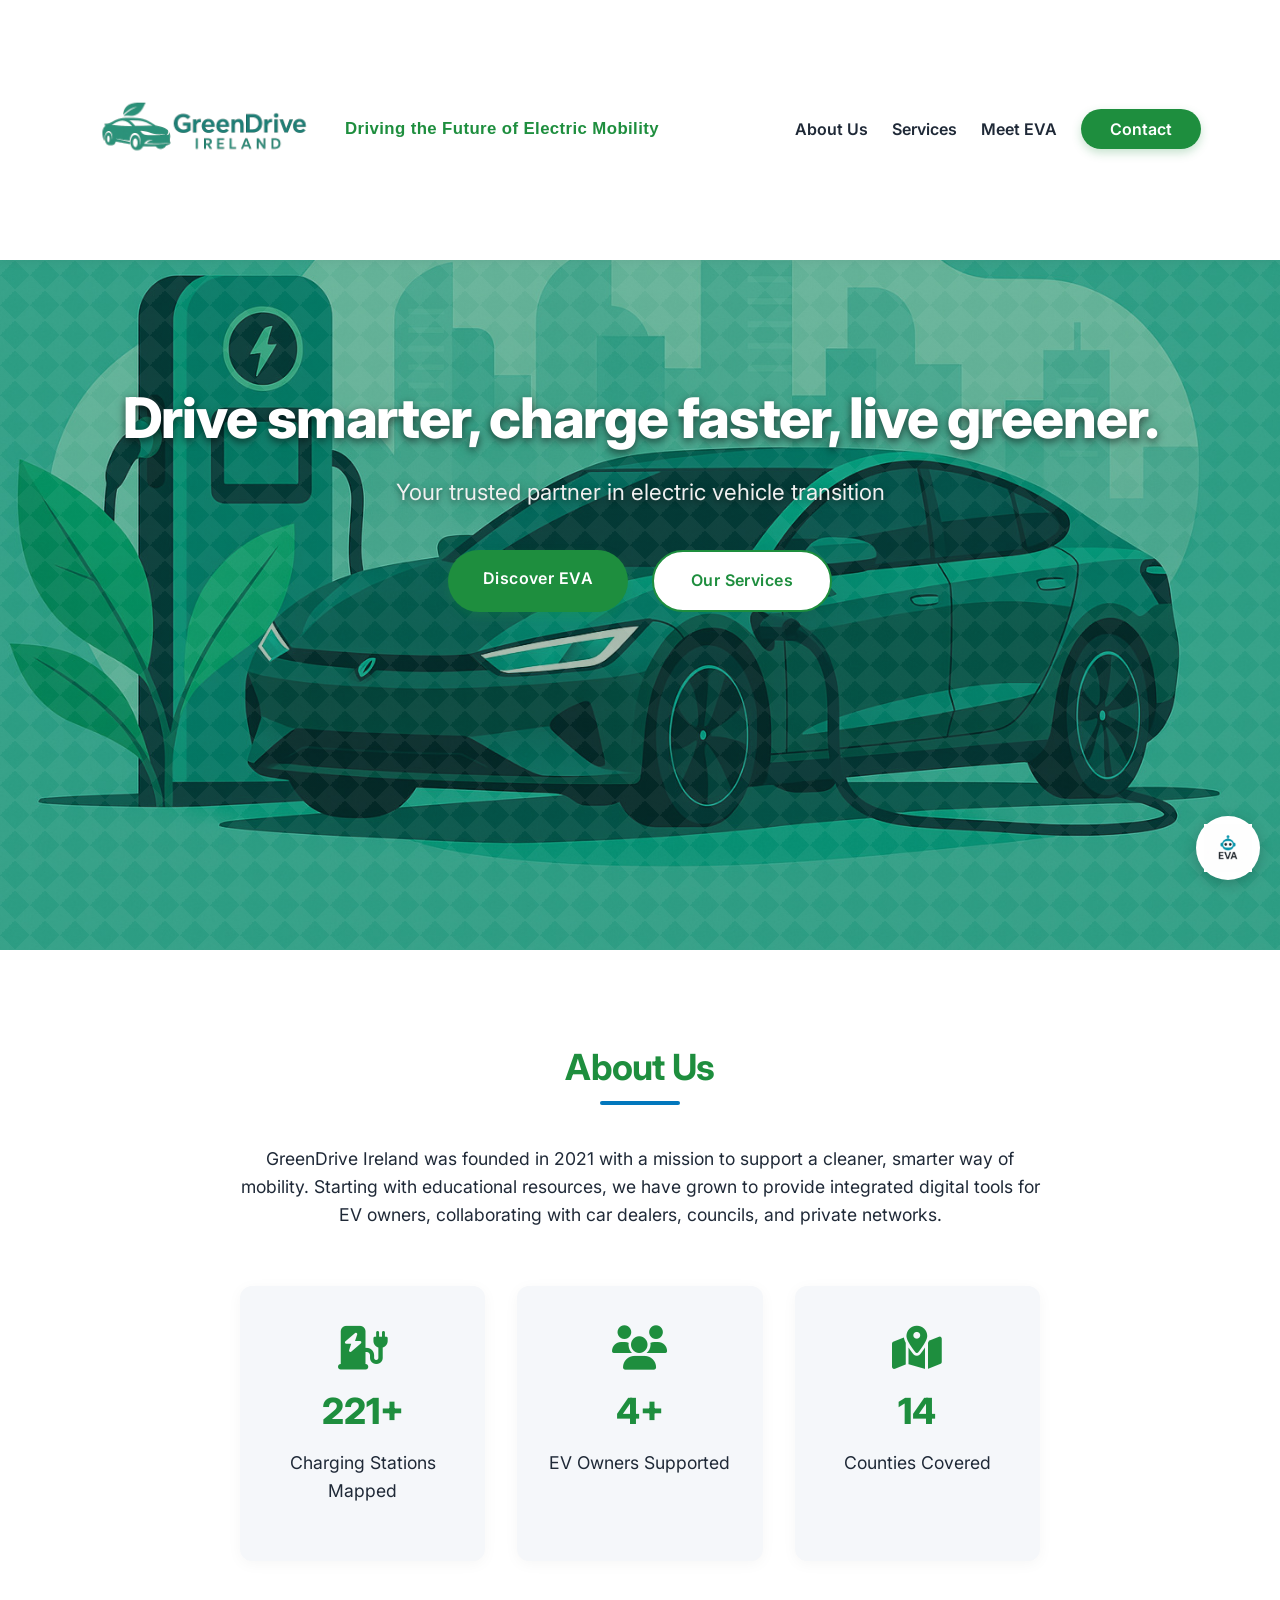
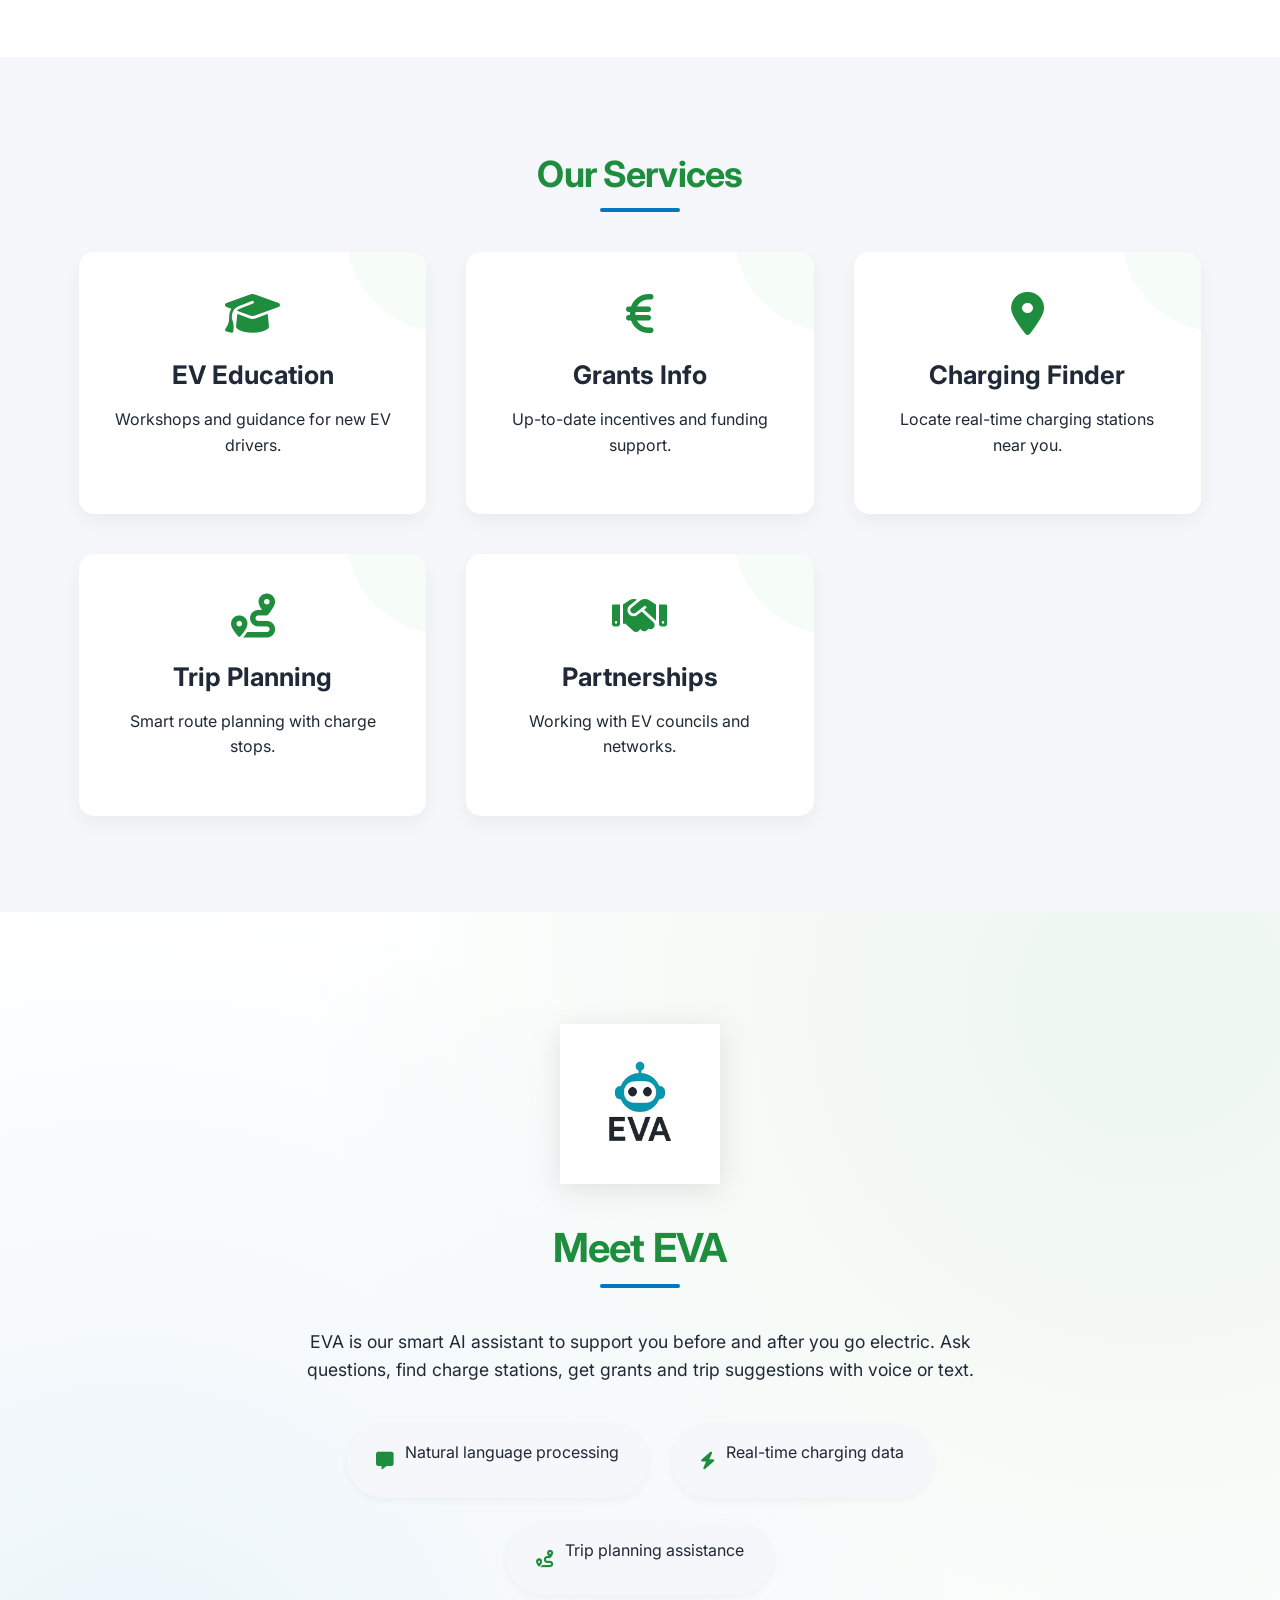
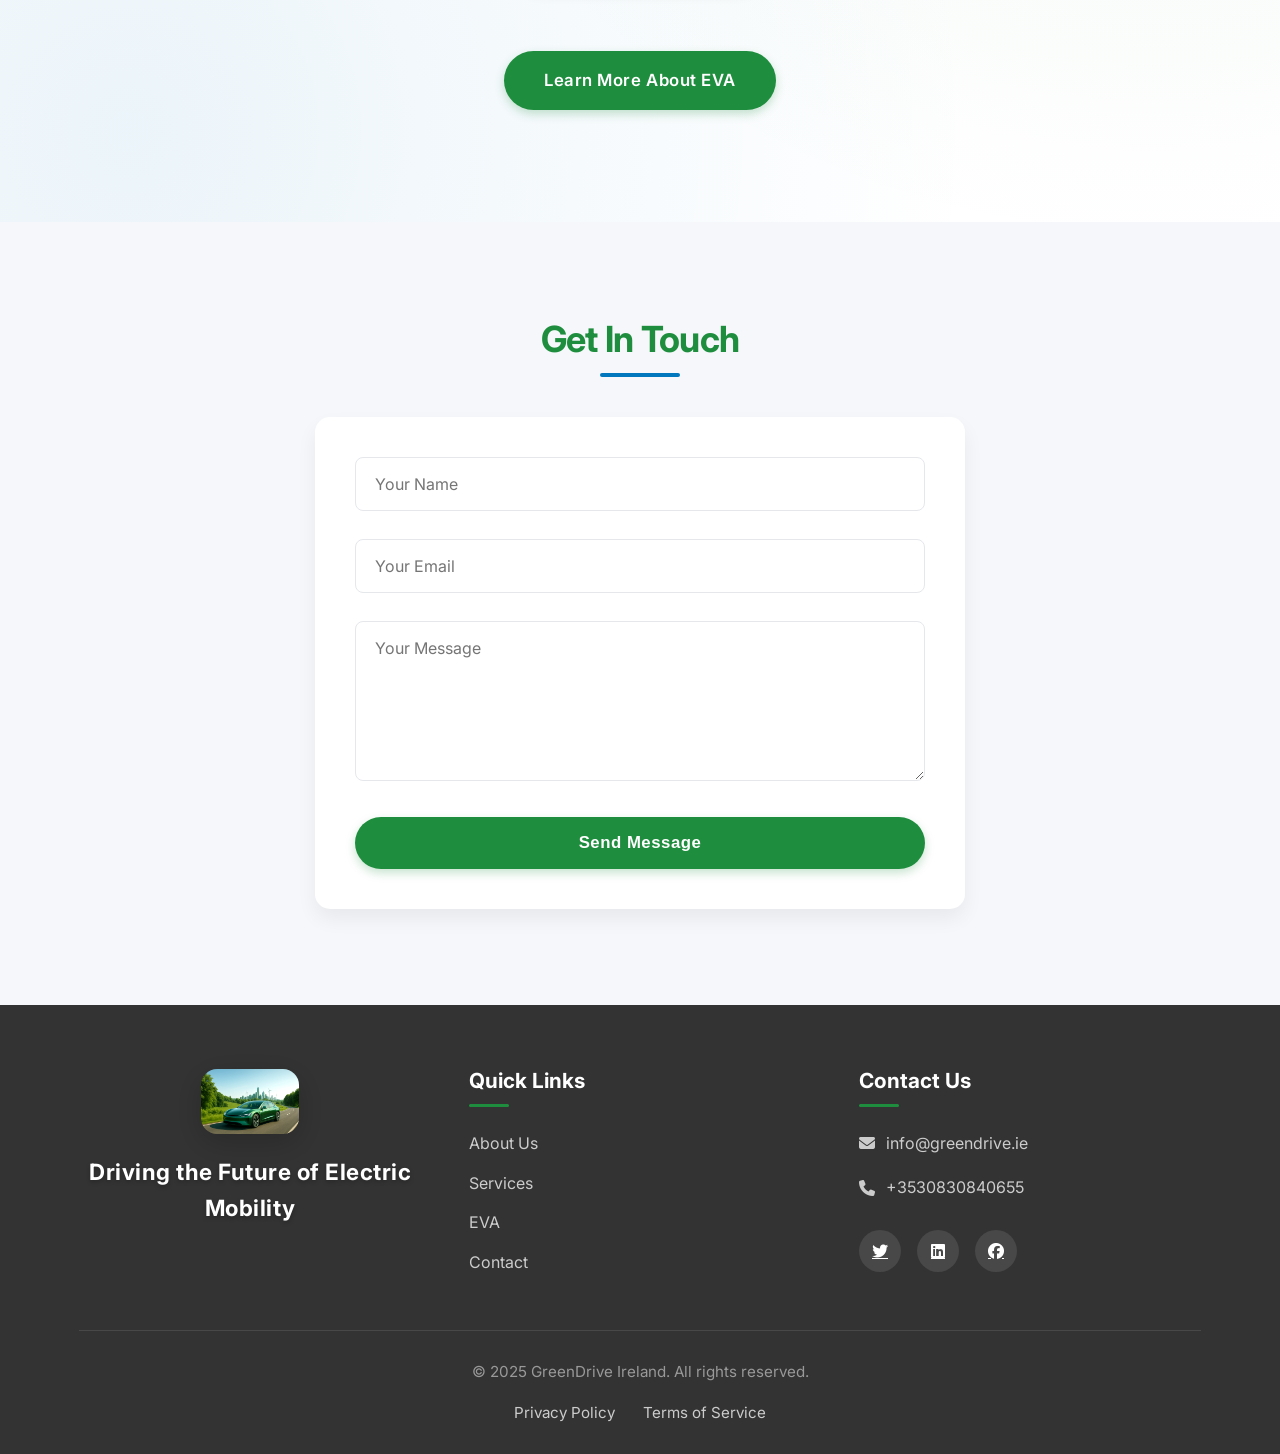
<file: frontend/index.html>
<!DOCTYPE html>
<html lang="en">
<head>
  <meta charset="UTF-8">
  <meta name="viewport" content="width=device-width, initial-scale=1.0">
  <title>GreenDrive Ireland | Electric Mobility Solutions</title>
  <link rel="stylesheet" href="https://cdnjs.cloudflare.com/ajax/libs/font-awesome/6.4.0/css/all.min.css">
  <link href="https://fonts.googleapis.com/css2?family=Inter:wght@400;500;600;700&display=swap" rel="stylesheet">
  <link rel="stylesheet" href="./style.css">
</head>
<body>
  <header class="header">
    <div class="container">
      <div class="logo-container">
        <img src="assets/greendrive_logo.png" alt="GreenDrive Ireland Logo" class="logo">
        <div class="title-container">
          <p>Driving the Future of Electric Mobility</p>
        </div>
      </div>
      <button class="menu-toggle" aria-label="Toggle navigation">
        <span></span>
        <span></span>
        <span></span>
      </button>
      <nav class="main-nav">
        <ul>
          <li><a href="#about">About Us</a></li>
          <li><a href="#services">Services</a></li>
          <li><a href="#eva">Meet EVA</a></li>
          <li><a href="#contact" class="nav-cta">Contact</a></li>
        </ul>
      </nav>
    </div>
  </header>

  <main>
    <section class="hero">
      <div class="container">
        <h2 class="hero-title">Drive smarter, charge faster, live greener.</h2>
        <p class="hero-subtitle">Your trusted partner in electric vehicle transition</p>
        <div class="hero-buttons">
          <a href="#eva" class="btn btn-primary">Discover EVA</a>
          <a href="#services" class="btn btn-secondary">Our Services</a> 
        </div>
      </div>
    </section>

    <section id="about" class="section about">
      <div class="container">
        <h2 class="section-title">About Us</h2>
        <div class="about-content">
          <p>GreenDrive Ireland was founded in 2021 with a mission to support a cleaner, smarter way of mobility. Starting with educational resources, we have grown to provide integrated digital tools for EV owners, collaborating with car dealers, councils, and private networks.</p>
          <div class="stats-grid">
            <div class="stat-card">
              <i class="fas fa-charging-station"></i>
              <h3>500+</h3>
              <p>Charging Stations Mapped</p>
            </div>
            <div class="stat-card">
              <i class="fas fa-users"></i>
              <h3>10,000+</h3>
              <p>EV Owners Supported</p>
            </div>
            <div class="stat-card">
              <i class="fas fa-map-marked-alt"></i>
              <h3>32</h3>
              <p>Counties Covered</p>
            </div>
          </div>
        </div>
      </div>
    </section>

    <section id="services" class="section services">
      <div class="container">
        <h2 class="section-title">Our Services</h2>
        <div class="services-grid">
          <div class="service-card">
            <i class="fas fa-graduation-cap"></i>
            <h3>EV Education</h3>
            <p>Workshops and guidance for new EV drivers.</p>
          </div>
          <div class="service-card">
            <i class="fas fa-euro-sign"></i>
            <h3>Grants Info</h3>
            <p>Up-to-date incentives and funding support.</p>
          </div>
          <div class="service-card">
            <i class="fas fa-map-marker-alt"></i>
            <h3>Charging Finder</h3>
            <p>Locate real-time charging stations near you.</p>
          </div>
          <div class="service-card">
            <i class="fas fa-route"></i>
            <h3>Trip Planning</h3>
            <p>Smart route planning with charge stops.</p>
          </div>
          <div class="service-card">
            <i class="fas fa-handshake"></i>
            <h3>Partnerships</h3>
            <p>Working with EV councils and networks.</p>
          </div>
        </div>
      </div>
    </section>

    <section id="eva" class="section eva">
      <div class="container">
        <div class="eva-content">
          <img src="assets/eva-logo.png" alt="EVA AI Assistant" class="eva-logo">
          <h2 class="section-title">Meet EVA</h2>
          <p>EVA is our smart AI assistant to support you before and after you go electric. Ask questions, find charge stations, get grants and trip suggestions with voice or text.</p>
          <div class="eva-features">
            <div class="feature">
              <i class="fas fa-comment-alt"></i>
              <p>Natural language processing</p>
            </div>
            <div class="feature">
              <i class="fas fa-bolt"></i>
              <p>Real-time charging data</p>
            </div>
            <div class="feature">
              <i class="fas fa-route"></i>
              <p>Trip planning assistance</p>
            </div>
          </div>
          
          <a href="javascript:void(0);" class="btn btn-primary" id="eva-faq-toggle">Learn More About EVA</a>

<div id="eva-faqs" class="faq-section">
  <div class="faq-container">
    <div class="faq">
      <button class="faq-question">
        Who is EVA for?
        <span class="faq-icon">+</span>
      </button>
      <div class="faq-answer">
        EVA is perfect for both new and experienced electric vehicle (EV) drivers who want smarter, easier travel.
      </div>
    </div>
    <div class="faq">
      <button class="faq-question">
        What can EVA do for me?
        <span class="faq-icon">+</span>
      </button>
      <div class="faq-answer">
        EVA helps you plan trips, locate charging stations, and discover available grants — all in one place!
      </div>
    </div>
    <div class="faq">
      <button class="faq-question">
        Is EVA free to use?
        <span class="faq-icon">+</span>
      </button>
      <div class="faq-answer">
        Yes! EVA is completely free for all registered GreenDrive Ireland users.
      </div>
    </div>
    <div class="faq">
      <button class="faq-question">
        How do I talk to EVA?
        <span class="faq-icon">+</span>
      </button>
      <div class="faq-answer">
        You can speak or type — just like chatting with a smart friend who knows EVs.
      </div>
    </div>
    <div class="faq">
      <button class="faq-question">
        Can EVA recommend fast chargers nearby?
        <span class="faq-icon">+</span>
      </button>
      <div class="faq-answer">
        Absolutely. EVA can show you the nearest fast-charging points with estimated wait times and costs.
      </div>
    </div>
  </div>
</div>
    </section>

    <section id="contact" class="section contact">
      <div class="container">
        <h2 class="section-title">Get In Touch</h2>
        <form class="contact-form">
          <div class="form-group">
            <input type="text" placeholder="Your Name" required>
          </div>
          <div class="form-group">
            <input type="email" placeholder="Your Email" required>
          </div>
          <div class="form-group">
            <textarea placeholder="Your Message" rows="5" required></textarea>
          </div>
          <button type="submit" class="btn btn-primary">Send Message</button>
        </form>
      </div>
    </section>
  </main>

  <footer class="footer">
    <div class="container">
      <div class="footer-content">
        <div class="footer-logo">
          <img src="assets/footer-banner.png" alt="GreenDrive Visual" class="footer-banner-img">
          <p class="footer-tagline">Driving the Future of Electric Mobility</p>
        </div>        
        <div class="footer-links">
          <h3>Quick Links</h3>
          <ul>
            <li><a href="#about">About Us</a></li>
            <li><a href="#services">Services</a></li>
            <li><a href="#eva">EVA</a></li>
            <li><a href="#contact">Contact</a></li>
          </ul>
        </div>
        <div class="footer-contact">
          <h3>Contact Us</h3>
          <p><i class="fas fa-envelope"></i> info@greendrive.ie</p>
          <p><i class="fas fa-phone"></i> +3530830840655</p>
          <div class="social-links">
            <a href="#"><i class="fab fa-twitter"></i></a>
            <a href="#"><i class="fab fa-linkedin"></i></a>
            <a href="#"><i class="fab fa-facebook"></i></a>
          </div>
        </div>
      </div>
      <div class="footer-bottom">
        <p>&copy; 2025 GreenDrive Ireland. All rights reserved.</p>
        <div class="legal-links">
          <a href="#">Privacy Policy</a>
          <a href="#">Terms of Service</a>
        </div>
      </div>
    </div>
  </footer>

  <button class="scroll-top" aria-label="Scroll to top">
    <i class="fas fa-arrow-up"></i>
  </button>

  <script src="script.js"></script>
  <script>
    document.addEventListener('DOMContentLoaded', function () {
      const faqToggle = document.getElementById('eva-faq-toggle');
      const faqSection = document.getElementById('eva-faqs');
  
      if (faqToggle && faqSection) {
        faqToggle.addEventListener('click', function (e) {
          e.preventDefault();
          faqSection.classList.toggle('visible');
  
          if (faqSection.classList.contains('visible')) {
            faqSection.scrollIntoView({ behavior: 'smooth', block: 'start' });
          }
        });
      }
  
      // Acordeón
      const allFaqs = document.querySelectorAll('.faq');
  
      allFaqs.forEach(faq => {
        const btn = faq.querySelector('.faq-question');
  
        btn.addEventListener('click', () => {
          allFaqs.forEach(f => {
            if (f !== faq) f.classList.remove('open');
          });
  
          faq.classList.toggle('open');
        });
      });
    });
  </script> 
  <!-- EVA Chatbot Widget -->
  <div id="eva-widget">
  <button id="eva-toggle-btn" class="chatbot-toggle">
    <img src="eva-chatbot/assets/eva-bot-logo.png" alt="Chat EVA" />
  </button>

  <div id="eva-chat-window">
    <iframe src="eva-chatbot/index.html" frameborder="0"></iframe>
    <button id="eva-close-btn">×</button>
  </div>
</div>
<script>
  const evaToggleBtn = document.getElementById("eva-toggle-btn");
  const evaChatWindow = document.getElementById("eva-chat-window");
  const evaCloseBtn = document.getElementById("eva-close-btn");

  evaToggleBtn.addEventListener("click", () => {
    evaChatWindow.style.display = "block";
  });

  evaCloseBtn.addEventListener("click", () => {
    evaChatWindow.style.display = "none";
  });
</script>
</body>
</html>
</file>
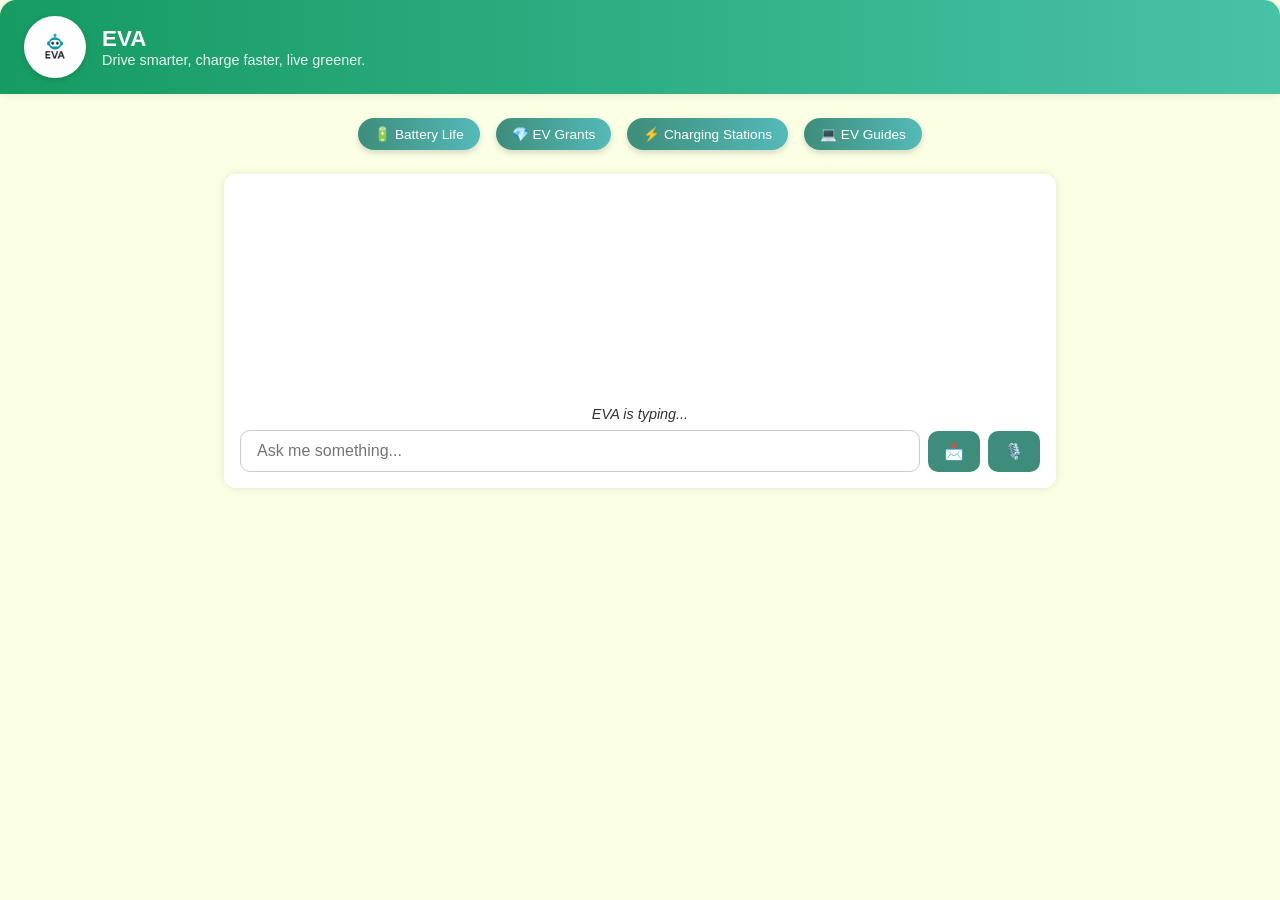
<file: frontend/eva-chatbot/index.html>
<!DOCTYPE html>
<html lang="en">
<head>
  <meta charset="UTF-8" />
  <meta name="viewport" content="width=device-width, initial-scale=1.0" />
  <title>EVA - Electric Vehicle Assistant</title>
  <link rel="stylesheet" href="./styles.css" />
  <link rel="icon" href="assets/eva-bot-logo.png" type="image/png" />
</head>
<body>
  <header class="eva-chat-header">
    <img src="assets/eva-bot-logo.png" alt="EVA Logo" class="logo" />
    <div class="eva-chat-title">
      <h1 class="title">EVA</h1>
      <p class="subtitle">Drive smarter, charge faster, live greener.</p>
    </div>
  </header>

  <main>
    <div class="button-group">
      <button id="battery-btn">🔋 Battery Life</button>
      <button id="grants-btn">💎 EV Grants</button>
      <button id="stations-btn">⚡ Charging Stations</button>
      <button id="guides-btn">💻 EV Guides</button>
    </div>

    <!-- FAQ container -->
    <div id="faq-container" style="display: none;" class="faq-section">
      <h2>EV FAQs</h2>

      <div class="faq-item">
        <div class="faq-question">1. What is an electric vehicle (EV)?</div>
        <div class="faq-answer">An EV is a vehicle that runs fully or partially on electric power instead of gasoline.</div>
      </div>

      <div class="faq-item">
        <div class="faq-question">2. How long does it take to charge an EV?</div>
        <div class="faq-answer">Charging time varies between 30 minutes to 8 hours depending on the charger type and battery size.</div>
      </div>

      <div class="faq-item">
        <div class="faq-question">3. How much does it cost to charge an EV?</div>
        <div class="faq-answer">It usually costs between €5 and €15 depending on battery size and charging station.</div>
      </div>

      <div class="faq-item">
        <div class="faq-question">4. What are the common connector types?</div>
        <div class="faq-answer">Common connectors include CCS, CHAdeMO, and Type 2 for AC charging.</div>
      </div>

      <div class="faq-item">
        <div class="faq-question">5. Can I charge my EV at home?</div>
        <div class="faq-answer">Yes, using a standard outlet or a faster home charger.</div>
      </div>

      <div class="faq-item">
        <div class="faq-question">6. Are there government grants for EVs?</div>
        <div class="faq-answer">Yes, in Ireland there are SEAI grants and tax incentives for EV purchases and home chargers.</div>
      </div>

      <div class="faq-item">
        <div class="faq-question">7. How far can an EV travel on a full charge?</div>
        <div class="faq-answer">It ranges from 150 km to over 500 km depending on the EV model.</div>
      </div>

      <div class="faq-item">
        <div class="faq-question">8. Can I use Google Maps for EV stations?</div>
        <div class="faq-answer">Yes, Google Maps shows nearby charging stations with live availability for many networks.</div>
      </div>

      <div class="faq-item">
        <div class="faq-question">9. What is regenerative braking?</div>
        <div class="faq-answer">It's a system that recovers energy when braking and sends it back to the battery.</div>
      </div>

      <div class="faq-item">
        <div class="faq-question">10. Do EVs require less maintenance?</div>
        <div class="faq-answer">Yes. EVs have fewer moving parts and no oil changes, so they require less maintenance overall.</div>
      </div>
    </div>

    <div id="chat-container">
      <!-- Botón dentro del contenedor para cerrarlo -->
      <div id="chat-box"></div>
      <p id="typing-indicator" class="typing">EVA is typing...</p>
      <div class="input-container">
        <input type="text" id="user-input" placeholder="Ask me something..." />
        <button id="send-btn">📩</button>
        <button id="voice-btn" title="Speak">🎙️</button>
      </div>
    </div>
  </main>

  <script src="./script.js"></script>
</body>
</html>
</file>
<file: frontend/style.css>
/* ===== RESET & BASE STYLES ===== */
:root {
  /* Paleta de colores mejorada con mejor contraste */
  --primary-green: #1e8e3e;     /* Verde principal más vibrante */
  --dark-green: #0d652d;        /* Verde oscuro para hover */
  --light-green: #a7e3b4;       /* Verde claro con más luminosidad */
  --accent-blue: #0277bd;       /* Azul acento más profundo */
  --white: #ffffff;
  --light-gray: #f5f7fa;        /* Gris claro más fresco */
  --mid-gray: #e0e5ec;          /* Gris medio para detalles */
  --dark-gray: #333333;
  --text-color: #1f2937;        /* Color de texto ligeramente más oscuro para mejor contraste */
  --box-shadow: 0 6px 12px rgba(0, 0, 0, 0.08);  /* Sombra más sutil */
  --card-shadow: 0 10px 20px rgba(0, 0, 0, 0.06); /* Sombra para tarjetas */
  --transition: all 0.3s ease;
}

* {
  margin: 0;
  padding: 0;
  box-sizing: border-box;
}

body {
  font-family: 'Inter', sans-serif;
  line-height: 1.6;
  color: var(--text-color);
  background-color: var(--white);
  overflow-x: hidden;
}

.container {
  width: 90%;
  max-width: 1200px;
  margin: 0 auto;
  padding: 0 15px;
}

img {
  max-width: 100%;
  height: auto;
}

/* ===== TYPOGRAPHY ===== */
h1, h2, h3, h4 {
  font-weight: 700;
  line-height: 1.2;
  margin-bottom: 1rem;
}

p {
  margin-bottom: 1rem;
}

.section-title {
  font-size: 2.25rem;  /* Título ligeramente más grande */
  color: var(--primary-green);
  text-align: center;
  margin-bottom: 2.5rem;
  position: relative;
  letter-spacing: -0.02em;  /* Espaciado de letras más ajustado */
}

.section-title::after {
  content: '';
  display: block;
  width: 80px;
  height: 4px;
  background: var(--accent-blue);
  margin: 0.75rem auto 0;  /* Pequeño ajuste del espaciado */
  border-radius: 2px;  /* Bordes redondeados en la línea */
}

/* ===== BUTTONS ===== */
.btn {
  display: inline-block;
  padding: 0.9rem 2rem;  /* Botones ligeramente más grandes */
  border-radius: 50px;
  font-weight: 600;
  text-decoration: none;
  transition: var(--transition);
  text-align: center;
  border: none;
  cursor: pointer;
  letter-spacing: 0.03em;  /* Ligero espaciado de letras */
}

.btn-primary {
  background-color: var(--primary-green);
  color: var(--white);
  box-shadow: 0 4px 10px rgba(30, 142, 62, 0.25);  /* Sombra del color primario */
}

.btn-primary:hover {
  background-color: var(--dark-green);
  transform: translateY(-2px);
  box-shadow: 0 6px 12px rgba(30, 142, 62, 0.35);  /* Sombra más fuerte en hover */
}

.btn-secondary {
  background-color: var(--white);
  color: var(--primary-green);
  border: 2px solid var(--primary-green);
}

.btn-secondary:hover {
  background-color: var(--primary-green);
  color: var(--white);
  transform: translateY(-2px);
  box-shadow: var(--box-shadow);
}

/* ===== HEADER ===== */
.header {
  background-color: var(--white);
  box-shadow: 0 2px 10px rgba(0, 0, 0, 0.06);
  position: fixed;
  width: 100%;
  top: 0;
  z-index: 1000;
  padding: 0.3rem 0; /* ⬅️ antes era 1rem */
}


.header .container {
  display: flex;
  justify-content: space-between;
  align-items: center;
}

.logo-container {
  display: flex;
  align-items: center;
  gap: 1rem;
}

.logo {
  height: 250px;  /* Logo más grande */
  width: auto;
  transition: var(--transition);
}

.logo:hover {
  transform: scale(1.05);  /* Ligero efecto de escala en hover */
}

.title-container h1 {
  font-size: 1.7rem;  /* Título de empresa más grande */
  margin-bottom: 0.2rem;
  color: var(--primary-green);
  font-weight: 700;  /* Un poco más bold */
}

.title-container p {
  font-family: 'Poppins', sans-serif;
  font-size: 1.05rem;
  color: var(--primary-green);
  font-weight: 600;
  margin-bottom: 0;
  letter-spacing: 0.4px;
  opacity: 1;
}

.menu-toggle {
  display: none;
  background: none;
  border: none;
  cursor: pointer;
  padding: 0.5rem;
  z-index: 1001;
}

.menu-toggle span {
  display: block;
  width: 25px;
  height: 3px;
  background-color: var(--primary-green);
  margin: 4px 0;
  transition: var(--transition);
}

.main-nav ul {
  display: flex;
  list-style: none;
  gap: 1.5rem;
}

.main-nav a {
  text-decoration: none;
  color: var(--text-color);
  font-weight: 600;
  transition: var(--transition);
  padding: 0.5rem 0;
  position: relative;
}

.main-nav a:hover {
  color: var(--primary-green);
}

.main-nav a::after {
  content: '';
  position: absolute;
  bottom: 0;
  left: 0;
  width: 0;
  height: 2px;
  background-color: var(--primary-green);
  transition: var(--transition);
}

.main-nav a:hover::after {
  width: 100%;
}

.nav-cta {
  background-color: var(--primary-green);
  color: var(--white) !important;
  padding: 0.6rem 1.8rem !important;  /* Botón CTA más grande */
  border-radius: 50px;
  box-shadow: 0 4px 10px rgba(30, 142, 62, 0.25);  /* Sombra sutil */
}

.nav-cta:hover {
  background-color: var(--dark-green);
  transform: translateY(-2px);
}

.nav-cta::after {
  display: none;
}

/* ===== HERO SECTION ===== */
.hero {
  background: linear-gradient(rgba(10, 60, 25, 0.35), rgba(10, 60, 25, 0.35)), 
              url('assets/hero-bg.jpg') center/cover no-repeat;
  color: var(--white);
  text-align: center;
  min-height: 100vh; /* 🆕 Para que todo esté centrado verticalmente */
  display: flex;
  align-items: center;
  justify-content: center;
  padding: 0 1rem;
  margin-top: 50px;
  position: relative;
}

/* Efecto de patrón sutil en el fondo */
.hero::before {
  content: '';
  position: absolute;
  top: 0;
  left: 0;
  width: 100%;
  height: 100%;
  background-image: 
    linear-gradient(45deg, rgba(255,255,255,0.05) 25%, transparent 25%), 
    linear-gradient(-45deg, rgba(255,255,255,0.05) 25%, transparent 25%), 
    linear-gradient(45deg, transparent 75%, rgba(255,255,255,0.05) 75%), 
    linear-gradient(-45deg, transparent 75%, rgba(255,255,255,0.05) 75%);
  background-size: 30px 30px;
  z-index: 1;
}

.hero .container {
  position: relative;
  z-index: 2;
}

.hero-title {
  font-size: 3.5rem;
  font-weight: 800;
  color: #ffffff;
  letter-spacing: -0.02em;
  line-height: 1.1;
  text-shadow: 0 3px 8px rgba(0, 0, 0, 0.6);
  margin-bottom: 1.5rem;
}

.hero-subtitle {
  font-size: 1.4rem;
  font-weight: 400;
  color: #f0f0f0;
  text-shadow: 0 2px 6px rgba(0, 0, 0, 0.5);
  margin-bottom: 2.5rem;
}



.hero-buttons {
  display: flex;
  justify-content: center;
  gap: 1.5rem;
  animation: fadeIn 1s ease-out 0.6s forwards;
  opacity: 0;
}

.hero-buttons .btn {
  min-width: 180px;  /* Botones de ancho mínimo fijo */
  padding: 1rem 2rem;  /* Botones más grandes */
}

@keyframes fadeInDown {
  from {
    opacity: 0;
    transform: translateY(-30px);
  }
  to {
    opacity: 1;
    transform: translateY(0);
  }
}

@keyframes fadeInUp {
  from {
    opacity: 0;
    transform: translateY(30px);
  }
  to {
    opacity: 1;
    transform: translateY(0);
  }
}

@keyframes fadeIn {
  from {
    opacity: 0;
  }
  to {
    opacity: 1;
  }
}

/* ===== ABOUT SECTION ===== */
.about {
  padding: 6rem 0;  /* Más padding vertical */
  background-color: var(--white);
}

.about-content {
  max-width: 800px;
  margin: 0 auto;
  text-align: center;
  font-size: 1.1rem;
}

.stats-grid {
  display: grid;
  grid-template-columns: repeat(auto-fit, minmax(220px, 1fr));
  gap: 2rem;
  margin-top: 3.5rem;
}

.stat-card {
  background-color: var(--light-gray);
  padding: 2.5rem 2rem;  /* Más padding */
  border-radius: 12px;  /* Bordes más redondeados */
  text-align: center;
  transition: var(--transition);
  box-shadow: 0 3px 15px rgba(0, 0, 0, 0.04);  /* Sombra inicial sutil */
}

.stat-card:hover {
  transform: translateY(-7px);
  box-shadow: var(--card-shadow);
}

.stat-card i {
  font-size: 2.75rem;
  color: var(--primary-green);
  margin-bottom: 1.25rem;
}

.stat-card h3 {
  font-size: 2.25rem;
  color: var(--primary-green);
  font-weight: 800;  /* Más negrita */
}

/* ===== SERVICES SECTION ===== */
.services {
  padding: 6rem 0;
  background-color: var(--light-gray);
}

.services-grid {
  display: grid;
  grid-template-columns: repeat(auto-fit, minmax(280px, 1fr));
  gap: 2.5rem;  /* Más espacio entre tarjetas */
}

.service-card {
  background-color: var(--white);
  padding: 2.5rem 2rem;  /* Más padding */
  border-radius: 15px;  /* Bordes más redondeados */
  text-align: center;
  transition: var(--transition);
  box-shadow: 0 8px 20px rgba(0, 0, 0, 0.05);  /* Sombra más pronunciada */
  position: relative;
  overflow: hidden;
}

/* Decoración sutil de fondo para las tarjetas */
.service-card::before {
  content: '';
  position: absolute;
  top: -120px;
  right: -120px;
  width: 200px;
  height: 200px;
  background-color: var(--light-green);
  opacity: 0.1;
  border-radius: 50%;
  z-index: 0;
  transition: var(--transition);
}

.service-card:hover::before {
  transform: scale(1.2);
}

.service-card:hover {
  transform: translateY(-10px);
  box-shadow: 0 15px 30px rgba(0, 0, 0, 0.1);
}

.service-card i {
  font-size: 2.75rem;
  color: var(--primary-green);
  margin-bottom: 1.5rem;
  position: relative;
  z-index: 1;
}

.service-card h3 {
  font-size: 1.6rem;
  margin-bottom: 1rem;
  position: relative;
  z-index: 1;
}

.service-card p {
  position: relative;
  z-index: 1;
}

/* ===== EVA SECTION ===== */
.eva {
  padding: 7rem 0;  /* Sección más espaciada */
  background-color: var(--white);
  position: relative;
  overflow: hidden;
}

/* Fondo decorativo para la sección EVA */
.eva::before {
  content: '';
  position: absolute;
  top: 0;
  left: 0;
  width: 100%;
  height: 100%;
  background: radial-gradient(circle at 90% 10%, rgba(30, 142, 62, 0.08) 0%, rgba(255, 255, 255, 0) 60%),
              radial-gradient(circle at 10% 90%, rgba(2, 119, 189, 0.08) 0%, rgba(255, 255, 255, 0) 60%);
  pointer-events: none;
}

.eva-content {
  max-width: 800px;
  margin: 0 auto;
  text-align: center;
  position: relative;
  z-index: 2;
}

.eva-logo {
  height: 160px;  /* Logo EVA más grande y destacado */
  margin-bottom: 2rem;
  filter: drop-shadow(0 5px 15px rgba(0, 0, 0, 0.1));  /* Sombra sutil */
  transition: var(--transition);
}

.eva-logo:hover {
  transform: translateY(-5px);
  filter: drop-shadow(0 8px 20px rgba(0, 0, 0, 0.15));
}

.eva-content .section-title {
  font-size: 2.5rem;  /* Título más grande */
}

.eva-content > p {
  font-size: 1.1rem;
  max-width: 700px;
  margin-left: auto;
  margin-right: auto;
  margin-bottom: 2rem;
}

.eva-features {
  display: flex;
  justify-content: center;
  gap: 1.5rem;
  margin: 2.5rem 0;
  flex-wrap: wrap;
}

.feature {
  display: flex;
  align-items: center;
  gap: 0.7rem;
  background-color: var(--light-gray);
  padding: 1rem 1.8rem;
  border-radius: 50px;
  box-shadow: 0 3px 10px rgba(0, 0, 0, 0.04);
  transition: var(--transition);
}

.feature:hover {
  transform: translateY(-3px);
  box-shadow: 0 5px 15px rgba(0, 0, 0, 0.08);
}

.feature i {
  color: var(--primary-green);
  font-size: 1.1rem;
}

.eva-content .btn-primary {
  padding: 1rem 2.5rem;  /* Botón más grande */
  font-size: 1.05rem;  /* Texto ligeramente más grande */
  margin-top: 1rem;
}

/* ===== CONTACT SECTION ===== */
.contact {
  padding: 6rem 0;
  background-color: var(--light-gray);
}

.contact-form {
  max-width: 650px;  /* Formulario ligeramente más ancho */
  margin: 0 auto;
  background-color: var(--white);
  padding: 2.5rem;  /* Más padding */
  border-radius: 15px;  /* Bordes más redondeados */
  box-shadow: var(--card-shadow);
}

.form-group {
  margin-bottom: 1.75rem;
}

.form-group input,
.form-group textarea {
  width: 100%;
  padding: 1rem 1.2rem;  /* Campos más grandes */
  border: 1px solid #e5e7eb;  /* Borde un poco más claro */
  border-radius: 8px;  /* Bordes más redondeados */
  font-family: 'Inter', sans-serif;
  transition: var(--transition);
  font-size: 1rem;  /* Texto más grande */
}

.form-group input:focus,
.form-group textarea:focus {
  outline: none;
  border-color: var(--primary-green);
  box-shadow: 0 0 0 3px rgba(30, 142, 62, 0.2);
}

.form-group textarea {
  resize: vertical;
  min-height: 160px;
}

.contact-form .btn-primary {
  padding: 1rem 2rem;
  width: 100%;  /* Botón a todo el ancho */
  font-size: 1.05rem;
}

/* ===== FOOTER ===== */
.footer {
  background-color: var(--dark-gray);
  color: var(--white);
  padding: 4rem 0 0;  /* Más espacio en la parte superior */
}

.footer-content {
  display: grid;
  grid-template-columns: repeat(auto-fit, minmax(250px, 1fr));
  gap: 3rem;  /* Más espacio entre columnas */
  margin-bottom: 2.5rem;
}

.footer-logo img {
  height: 65px;  /* Logo más grande */
  margin-bottom: 1.25rem;
  filter: brightness(1.1);  /* Un poco más brillante */
}

.footer-links h3,
.footer-contact h3 {
  font-size: 1.3rem;
  margin-bottom: 1.5rem;
  color: var(--white);
  position: relative;
  padding-bottom: 0.8rem;
}

/* Decoración de línea bajo los títulos del footer */
.footer-links h3::after,
.footer-contact h3::after {
  content: '';
  position: absolute;
  bottom: 0;
  left: 0;
  width: 40px;
  height: 3px;
  background-color: var(--primary-green);
  border-radius: 2px;
}

.footer-links ul {
  list-style: none;
}

.footer-links li {
  margin-bottom: 0.9rem;
}

.footer-links a {
  color: #ccc;
  text-decoration: none;
  transition: var(--transition);
  padding-left: 0;  /* Reset */
}

.footer-links a:hover {
  color: var(--white);
  padding-left: 5px;
}

.footer-contact p {
  display: flex;
  align-items: center;
  gap: 0.7rem;
  margin-bottom: 1.2rem;
  color: #ccc;
}

.social-links {
  display: flex;
  gap: 1rem;
  margin-top: 1.8rem;
}

.social-links a {
  color: var(--white);
  background-color: rgba(255, 255, 255, 0.1);
  width: 42px;  /* Iconos sociales más grandes */
  height: 42px;
  border-radius: 50%;
  display: flex;
  align-items: center;
  justify-content: center;
  transition: var(--transition);
}

.social-links a:hover {
  background-color: var(--primary-green);
  transform: translateY(-3px);
}

.footer-bottom {
  border-top: 1px solid rgba(255, 255, 255, 0.1);
  padding: 1.8rem 0;  /* Más padding */
  text-align: center;
  font-size: 0.95rem;
  color: #999;
}

.legal-links {
  margin-top: 0.75rem;
}

.legal-links a {
  color: #ccc;
  text-decoration: none;
  margin: 0 0.75rem;
  transition: var(--transition);
}

.legal-links a:hover {
  color: var(--white);
}

/* ===== SCROLL TO TOP ===== */
.scroll-top {
  position: fixed;
  bottom: 30px;
  right: 30px;
  width: 55px;  /* Botón más grande */
  height: 55px;
  border-radius: 50%;
  background-color: var(--primary-green);
  color: var(--white);
  border: none;
  cursor: pointer;
  display: flex;
  align-items: center;
  justify-content: center;
  box-shadow: 0 4px 15px rgba(0, 0, 0, 0.2);  /* Sombra más visible */
  opacity: 0;
  visibility: hidden;
  transition: var(--transition);
  z-index: 999;
}

.scroll-top.active {
  opacity: 1;
  visibility: visible;
}

.scroll-top:hover {
  background-color: var(--dark-green);
  transform: translateY(-5px);
  box-shadow: 0 8px 20px rgba(0, 0, 0, 0.25);
}

.scroll-top i {
  font-size: 1.25rem;
}

/* ===== ANIMATIONS ===== */
.section {
  opacity: 0;
  transform: translateY(30px);
  transition: opacity 0.8s ease-out, transform 0.8s ease-out;  /* Animación más suave */
}

.section.visible {
  opacity: 1;
  transform: translateY(0);
}

/* ===== RESPONSIVE DESIGN ===== */
@media (max-width: 992px) {
  .hero-title {
    font-size: 2.75rem;
  }
  
  .hero-subtitle {
    font-size: 1.3rem;
  }
  
  .eva-logo {
    height: 220px;
  }
}

@media (max-width: 768px) {
  .header {
    padding: 1rem 0;
  }
  
  .menu-toggle {
    display: block;
  }
  
  .main-nav {
    position: fixed;
    top: 0;
    right: -100%;
    width: 80%;
    max-width: 300px;
    height: 100vh;
    background-color: var(--white);
    box-shadow: -5px 0 15px rgba(0, 0, 0, 0.1);
    transition: var(--transition);
    padding: 6rem 2rem 2rem;
    z-index: 1000;
  }
  
  .main-nav.active {
    right: 0;
  }
  
  .main-nav ul {
    flex-direction: column;
    gap: 1rem;
  }
  
  .menu-toggle.active span:nth-child(1) {
    transform: rotate(45deg) translate(5px, 5px);
  }
  
  .menu-toggle.active span:nth-child(2) {
    opacity: 0;
  }
  
  .menu-toggle.active span:nth-child(3) {
    transform: rotate(-45deg) translate(7px, -6px);
  }
  
  .hero {
    background: linear-gradient(rgba(19, 106, 45, 0.6), rgba(19, 106, 45, 0.6)), 
                url('assets/hero-bg.jpg') center/cover no-repeat;
    color: var(--white);
    text-align: center;
    padding: 13rem 0 9rem;
    margin-top: 70px;
    position: relative;
    overflow: hidden;
  }  
  
  .hero-title {
    font-size: 2.2rem;
  }
  
  .hero-subtitle {
    font-size: 1.2rem;
  }
  
  .hero-buttons {
    flex-direction: column;
    gap: 1rem;
    max-width: 300px;
    margin-left: auto;
    margin-right: auto;
  }
  
  .btn {
    width: 100%;
  }
  
  .section-title {
    font-size: 2rem;
  }
  
  .eva-logo {
    height: 200px;
  }
  
  .footer-links h3::after,
  .footer-contact h3::after {
    margin: 0 auto;
    left: 0;
    right: 0;
  }
}

@media (max-width: 576px) {
  .hero-title {
    font-size: 1.9rem;
  }
  
  .stats-grid {
    grid-template-columns: 1fr;
  }
  
  .footer-content {
    grid-template-columns: 1fr;
    text-align: center;
  }
  
  .social-links {
    justify-content: center;
  }
  
  .footer-logo img {
    margin: 0 auto 1.5rem;
  }
  
  .footer-links h3::after,
  .footer-contact h3::after {
    left: 50%;
    transform: translateX(-50%);
  }
}
/* ===== FAQ ACCORDION ===== */
.faq-container {
  max-width: 800px;
  margin: 3rem auto 0;
  text-align: left;
}

.faq {
  margin-bottom: 1rem;
  border-radius: 12px;
  background-color: var(--light-gray);
  box-shadow: var(--box-shadow);
  overflow: hidden;
  transition: var(--transition);
}

.faq-question {
  width: 100%;
  background: none;
  border: none;
  padding: 1.25rem 1.5rem;
  font-size: 1.1rem;
  font-weight: 600;
  color: var(--text-color);
  text-align: left;
  display: flex;
  justify-content: space-between;
  align-items: center;
  cursor: pointer;
}

.faq-icon {
  font-size: 1.5rem;
  color: var(--primary-green);
  transition: var(--transition);
}

.faq-answer {
  display: none;
  padding: 0 1.5rem 1.25rem;
  font-size: 1rem;
  color: var(--text-color);
  background-color: var(--white);
  line-height: 1.6;
}

.faq.open .faq-answer {
  display: block;
}

.faq.open .faq-icon {
  transform: rotate(45deg);
}
.footer-banner-img {
  width: auto;
  max-width: 100%;
  max-height: 220px;
  display: block;
  margin: 0 auto 1rem;
  border-radius: 16px;
  box-shadow: 0 8px 30px rgba(0, 0, 0, 0.2);
  object-fit: contain;
}

.footer-tagline {
  font-size: 1.4rem;
  font-weight: 700;
  color: var(--white);
  text-align: center;
  font-family: 'Inter', sans-serif;
  letter-spacing: 0.5px;
  text-shadow: 0 2px 4px rgba(0,0,0,0.25);
}
.custom-alert {
  position: fixed;
  bottom: 30px;
  right: 30px;
  background-color: var(--primary-green);
  color: white;
  padding: 1rem 1.5rem;
  border-radius: 12px;
  box-shadow: 0 8px 20px rgba(0, 0, 0, 0.2);
  opacity: 0;
  transform: translateY(20px);
  transition: all 0.3s ease-in-out;
  z-index: 9999;
  font-size: 1rem;
  max-width: 320px;
  line-height: 1.5;
  font-weight: 500;
  font-family: 'Inter', sans-serif;
}

.custom-alert.show {
  opacity: 1;
  transform: translateY(0);
}
/* ==== FAQs Section ==== */
.faq-section {
  margin-top: 2rem;
  display: none;
}

.faq-section.visible {
  display: block;
}

.faq-container {
  max-width: 800px;
  margin: 0 auto;
  display: flex;
  flex-direction: column;
  gap: 1.2rem;
}

/* Caja completa de cada pregunta/respuesta */
.faq {
  background-color: var(--light-gray);
  border-radius: 12px;
  box-shadow: 0 4px 15px rgba(0,0,0,0.05);
  overflow: hidden;
  transition: var(--transition);
}

/* Botón de la pregunta */
.faq-question {
  width: 100%;
  background-color: transparent;
  border: none;
  outline: none;
  padding: 1.2rem 1.5rem;
  font-size: 1.05rem;
  font-weight: 600;
  text-align: left;
  cursor: pointer;
  position: relative;
  color: var(--text-color);
  display: flex;
  justify-content: space-between;
  align-items: center;
}

/* Ícono + que gira */
.faq-icon {
  font-size: 1.5rem;
  color: var(--primary-green);
  transition: transform 0.3s ease;
}

.faq.open .faq-icon {
  transform: rotate(45deg);
}

/* Respuesta oculta por defecto */
.faq-answer {
  padding: 0 1.5rem 1.2rem;
  font-size: 1rem;
  color: var(--text-color);
  display: none;
  line-height: 1.6;
  animation: fadeIn 0.3s ease-in-out;
}

.faq.open .faq-answer {
  display: block;
}

/* Animación suave de respuesta */
@keyframes fadeIn {
  from {
    opacity: 0;
    transform: translateY(-5px);
  }
  to {
    opacity: 1;
    transform: translateY(0);
  }
}
.faq-section {
  display: none;
  margin-top: 2rem;
}
.faq-section.visible {
  display: block;
}
.faq.open .faq-answer {
  display: block;
}
.faq-answer {
  display: none;
}
/* EVA Chatbot Floating Widget */
#eva-widget {
  position: fixed;
  bottom: 20px;
  right: 20px;
  z-index: 9999;
}

#eva-toggle-btn {
  width: 64px;
  height: 64px;
  border-radius: 50%;
  border: none;
  background-color: #ffffff;
  box-shadow: 0 4px 14px rgba(0, 0, 0, 0.2);
  cursor: pointer;
  padding: 0;
  display: flex;
  align-items: center;
  justify-content: center;
}

#eva-toggle-btn img {
  width: 48px;
  height: 48px;
}

#eva-chat-window {
  position: fixed;
  bottom: 100px;
  right: 20px;
  width: 370px;
  height: 580px;
  display: none;
  box-shadow: 0 8px 20px rgba(0, 0, 0, 0.25);
  border-radius: 15px;
  overflow: hidden;
  background: white;
}

#eva-chat-window iframe {
  width: 100%;
  height: 100%;
  border: none;
}

#eva-close-btn {
  position: absolute;
  top: 8px;
  right: 12px;
  background: transparent;
  border: none;
  font-size: 1.5rem;
  color: #555;
  cursor: pointer;
  z-index: 10;
}
</file>
<file: frontend/eva-chatbot/styles.css>
/* styles.css */
:root {
  --primary-green: #3D8D7A;
  --secondary-green: #B3D8A8;
  --light-green: #FBFFE4;
  --soft-green: #A3D1C6;
  --white: #ffffff;
  --dark-text: #333333;
  --accent-blue: #54BAB9;
  --accent-dark-blue: #3C4048;
  --box-shadow: 0 0 10px rgba(0, 0, 0, 0.1);
}

body {
  font-family: 'Segoe UI', sans-serif;
  background-color: var(--light-green);
  margin: 0;
  color: var(--dark-text);
}

.header {
  background-color: var(--primary-green);
  padding: 1rem 2rem;
  display: flex;
  align-items: center;
  justify-content: center;
  color: var(--white);
  box-shadow: var(--box-shadow);
}

.header img {
  width: 64px;
  margin-right: 15px;
}

.title-container {
  text-align: center;
}

.header h1 {
  margin: 0;
  font-size: 2.3rem;
  font-weight: bold;
}

.header p {
  margin: 0;
  font-size: 1rem;
  color: var(--secondary-green);
}

.button-group {
  display: flex;
  justify-content: center;
  gap: 1rem;
  margin: 1.5rem 0;
  flex-wrap: wrap;
}
.button-group button {
  display: flex;
  align-items: center;
  gap: 0.4rem;
  background: linear-gradient(to right, var(--primary-green), var(--accent-blue));
  color: var(--white);
  border: none;
  padding: 0.5rem 1rem;
  border-radius: 20px;
  font-size: 0.85rem;
  font-weight: 500;
  box-shadow: 0 3px 6px rgba(0,0,0,0.15);
  cursor: pointer;
  transition: transform 0.2s ease, box-shadow 0.2s ease;
  white-space: nowrap;
}

.button-group button:hover {
  transform: scale(1.05);
  box-shadow: 0 5px 10px rgba(0,0,0,0.2);
}


#chat-container {
  max-width: 800px;
  margin: 0 auto;
  background-color: var(--white);
  padding: 1rem;
  border-radius: 12px;
  box-shadow: var(--box-shadow);
}

#chat-box {
  min-height: 200px;
  max-height: 400px;
  overflow-y: auto;
  margin-bottom: 1rem;
  display: flex;
  flex-direction: column;
  gap: 0.8rem;
}

.message {
  max-width: 75%;
  padding: 0.7rem 1rem;
  border-radius: 12px;
  white-space: pre-wrap;
}

.user {
  align-self: flex-end;
  background-color: var(--accent-blue);
  color: var(--white);
}

.eva {
  align-self: flex-start;
  background-color: var(--secondary-green);
  color: var(--dark-text);
}

.input-container {
  display: flex;
  align-items: center;
  gap: 0.5rem;
}

input[type="text"] {
  flex: 1;
  padding: 0.7rem 1rem;
  border: 1px solid #ccc;
  border-radius: 10px;
  font-size: 1rem;
}

input:focus {
  outline: none;
  border-color: var(--primary-green);
}

button#send-btn, button#voice-btn {
  background-color: var(--primary-green);
  color: var(--white);
  border: none;
  padding: 0.7rem 1rem;
  border-radius: 10px;
  font-size: 1rem;
  cursor: pointer;
  transition: background 0.3s;
}

button#send-btn:hover, button#voice-btn:hover {
  background-color: var(--accent-blue);
}

#typing-indicator {
  font-style: italic;
  font-size: 0.9rem;
  color: var(--dark-text);
  text-align: center;
  margin-bottom: 0.5rem;
}

/* FAQ Section */
#faq-container {
  max-width: 800px;
  margin: 1rem auto;
  display: none;
  background: var(--white);
  border-radius: 12px;
  padding: 1rem;
  box-shadow: var(--box-shadow);
}

.faq-item {
  margin-bottom: 1rem;
  background-color: var(--soft-green);
  padding: 0.7rem 1rem;
  border-radius: 8px;
  cursor: pointer;
}

.faq-item:hover {
  background-color: var(--secondary-green);
}

.faq-item summary {
  font-weight: bold;
  color: var(--accent-dark-blue);
  cursor: pointer;
  list-style: none;
}

.faq-item p {
  margin: 0.5rem 0 0 1rem;
  font-size: 0.95rem;
}

.faq-item[open] summary {
  color: var(--primary-green);
}
.eva-chat-header {
  background: linear-gradient(to right, #169b62, #48c2a7);
  color: var(--white);
  display: flex;
  align-items: center;
  padding: 1rem 1.5rem;
  gap: 1rem;
  border-top-left-radius: 16px;
  border-top-right-radius: 16px;
  box-shadow: var(--box-shadow);
}

.eva-chat-header .logo {
  width: 50px;
  height: 50px;
  background-color: var(--white);
  border-radius: 50%;
  padding: 6px;
  box-shadow: 0 2px 6px rgba(0,0,0,0.15);
}

.eva-chat-title .title {
  margin: 0;
  font-size: 1.4rem;
  font-weight: 700;
  font-family: 'Inter', sans-serif;
}

.eva-chat-title .subtitle {
  margin: 0;
  font-size: 0.9rem;
  font-weight: 400;
  color: #e6f5ef;
}
#toggle-chatbot {
  position: fixed;
  bottom: 20px;
  right: 20px;
  width: 70px;
  height: 70px;
  background: radial-gradient(circle at center, #54BAB9 0%, #3D8D7A 100%);
  border: none;
  border-radius: 50%;
  box-shadow: 0 4px 15px rgba(0, 0, 0, 0.3);
  z-index: 9999;
  cursor: pointer;
  transition: transform 0.3s ease;
}

#toggle-chatbot:hover {
  transform: scale(1.1);
}

#toggle-chatbot img {
  width: 38px;
  height: 38px;
  object-fit: contain;
  filter: brightness(1.1);
}
/* Ocultar scrollbars en WebKit browsers (Chrome, Edge, Safari) */
#chat-container::-webkit-scrollbar,
#chat-box::-webkit-scrollbar {
  width: 6px;
  height: 6px;
}

#chat-container::-webkit-scrollbar-thumb,
#chat-box::-webkit-scrollbar-thumb {
  background-color: rgba(0,0,0,0.2);
  border-radius: 3px;
}

#chat-container::-webkit-scrollbar-track,
#chat-box::-webkit-scrollbar-track {
  background: transparent;
}

/* Ocultar por defecto y mostrar solo al hacer hover si quieres */
#chat-container:hover::-webkit-scrollbar,
#chat-box:hover::-webkit-scrollbar {
  background: rgba(0,0,0,0.05);
}
/* Burbuja flotante EVA más visible */
.floating-btn {
  position: fixed;
  bottom: 30px;
  right: 30px;
  background: linear-gradient(to right, #169b62, #48c2a7);
  border: none;
  border-radius: 50%;
  padding: 16px;
  box-shadow: 0 6px 20px rgba(0, 0, 0, 0.3);
  cursor: pointer;
  transition: transform 0.3s ease, box-shadow 0.3s ease;
  z-index: 9999;
}

.floating-btn:hover {
  transform: scale(1.1);
  box-shadow: 0 8px 25px rgba(0, 0, 0, 0.4);
}

/* Icono más grande y claro */
.floating-btn img {
  width: 48px;
  height: 48px;
}

/* Tooltip al pasar el mouse */
.floating-btn::after {
  content: "Chat with EVA!";
  position: absolute;
  bottom: 70px;
  right: 0;
  background: #333;
  color: #fff;
  padding: 6px 12px;
  font-size: 0.85rem;
  border-radius: 8px;
  white-space: nowrap;
  opacity: 0;
  pointer-events: none;
  transform: translateY(10px);
  transition: all 0.3s ease;
}

.floating-btn:hover::after {
  opacity: 1;
  transform: translateY(0);
}
</file>
